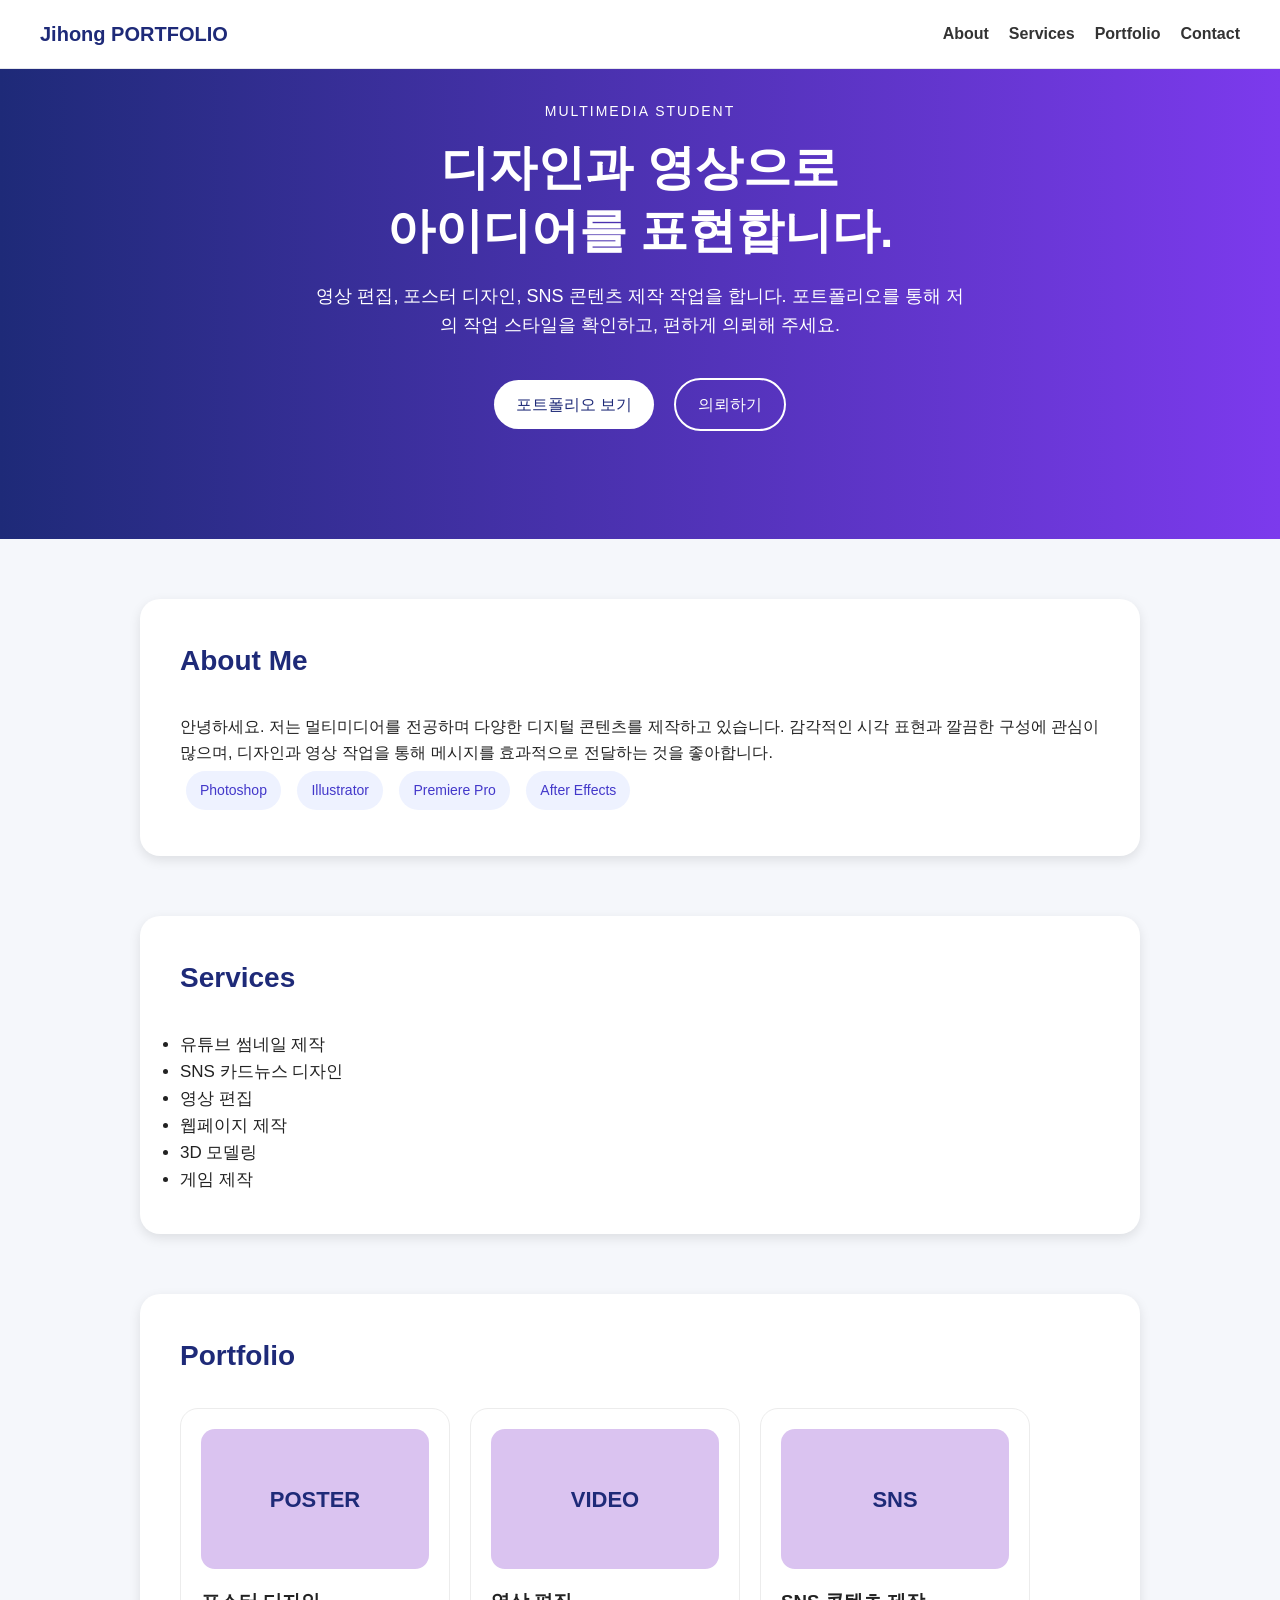
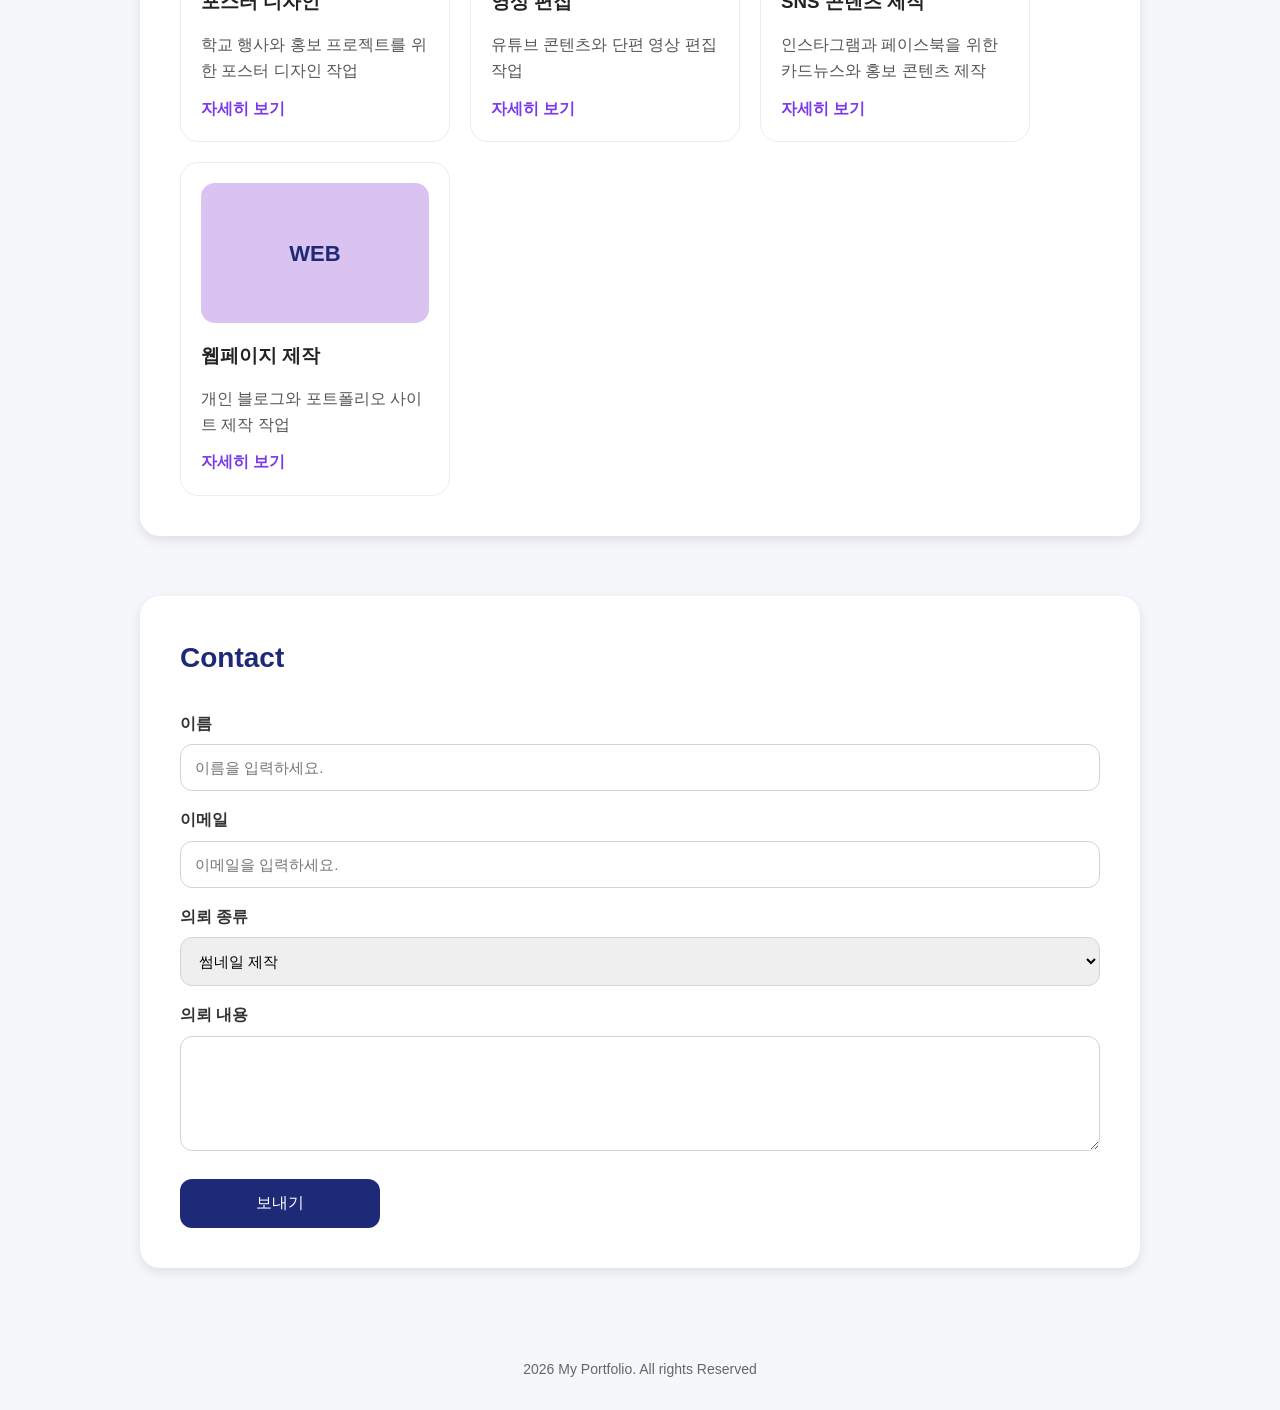
<file: index.html>
<!DOCTYPE html>
<html lang="en">
<head>
    <meta charset="UTF-8">
    <meta name="viewport" content="width=device-width, initial-scale=1.0">
    <title>Jihong Portfolio</title>
    <link rel="stylesheet" href="style.css">
</head>
<body>
    <nav>
    <div class="logo">Jihong PORTFOLIO</div>
    <ul>
        <li><a href="#about">About</a></li>
        <li><a href="#service">Services</a></li>
        <li><a href="#portfolio">Portfolio</a></li>
        <li><a href="#contact">Contact</a></li>
    </ul>
    </nav>
    <header class="hero">
        <div class="hero-text">
        <p class="small-title">MULTIMEDIA STUDENT</p>
        <h1>디자인과 영상으로<br>아이디어를 표현합니다.</h1>
        <p class="hero-description">영상 편집, 포스터 디자인, SNS 콘텐츠 제작 작업을 합니다. 포트폴리오를 통해 저의 작업 스타일을 확인하고, 편하게 의뢰해 주세요.</p>

        <div class="hero-buttons">
            <a href="#" class="btn first">포트폴리오 보기</a>
            <a href="#" class="btn second">의뢰하기</a>
        </div>
        </div>
    </header>
    <section id="about">
        <h2>About Me</h2>
        <p>안녕하세요. 저는 멀티미디어를 전공하며 다양한 디지털 콘텐츠를 제작하고 있습니다.
            감각적인 시각 표현과 깔끔한 구성에 관심이 많으며, 디자인과 영상 작업을 통해 메시지를 효과적으로 전달하는 것을 좋아합니다.
        </p>
        <div class="skills">
            <span>Photoshop</span>
            <span>Illustrator</span>
            <span>Premiere Pro</span>
            <span>After Effects</span>
        </div>
    </section>
    <section id="service">
        <h2>Services</h2>
        <ul>
            <li>유튜브 썸네일 제작</li>
            <li>SNS 카드뉴스 디자인</li>
            <li>영상 편집</li>
            <li>웹페이지 제작</li>
            <li>3D 모델링</li>
            <li>게임 제작</li>
        </ul>
    </section>
    <section id="portfolio">
        <h2>Portfolio</h2>
        <div class="portfolio-grid">
            <div class="card">
                <div class="card-image">POSTER</div>
                <h3>포스터 디자인</h3>
                <p>학교 행사와 홍보 프로젝트를 위한 포스터 디자인 작업</p>
                <a href="poster.html" target="_blank">자세히 보기</a>
            </div>
            <div class="card">
                <div class="card-image">VIDEO</div>
                <h3>영상 편집</h3>
                <p>유튜브 콘텐츠와 단편 영상 편집 작업</p>
                <a href="video.html" target="_blank">자세히 보기</a>
            </div>
            <div class="card">
                <div class="card-image">SNS</div>
                <h3>SNS 콘텐츠 제작</h3>
                <p>인스타그램과 페이스북을 위한 카드뉴스와 홍보 콘텐츠 제작</p>
                <a href="sns.html" target="_blank">자세히 보기</a>
            </div>
            <div class="card">
                <div class="card-image">WEB</div>
                <h3>웹페이지 제작</h3>
                <p>개인 블로그와 포트폴리오 사이트 제작 작업</p>
                <a href="web.html" target="_blank">자세히 보기</a>
            </div>
        </div>
    </section>
    <section id="contact">
        <h2>Contact</h2>
        <form class="contact-form">
            <label for="name">이름</label>
            <input type="text" name="name" placeholder="이름을 입력하세요.">

            <label for="email">이메일</label>
            <input type="email" name="email" placeholder="이메일을 입력하세요.">

            <label for="type">의뢰 종류</label>
            <select name="type">
                <option>썸네일 제작</option>
                <option>포스터 디자인</option>
                <option>영상 편집</option>
                <option>웹페이지 제작</option>
            </select>

            <label for="message">의뢰 내용</label>
            <textarea name="message" placeholder="의뢰할 내용을 입력하세요." rows="5">
            </textarea>

            <input type="submit" value="보내기">
        </form>
    </section>

    <footer>
        <p>2026 My Portfolio. All rights Reserved</p>
    </footer>
</body>
</html>
</file>
<file: style.css>
*{
    box-sizing: border-box;
    margin: 0;
    padding: 0;
    font-family: Arial, sans-serif;
}
body {
    background-color: #f5f7fb;
    color: #222;
    line-height: 1.6;
}
nav {
    background-color: #ffffff;
    border-bottom: 1px solid #e5e7eb;
    padding: 18px 40px;
    display: flex;
    justify-content: space-between;
    align-items: center;
    position: fixed;
    width: 100%;
    top: 0;
    left: 0;
    z-index: 1000;
}
nav ul {
    list-style: none;
    display: flex;
    gap: 20px;
}
nav ul li a {
    text-decoration: none;
    color: #333;
    font-weight: bold;
}
nav ul li a:hover {
    color: #7c3aed;
}
.logo {
    font-size: 20px;
    font-weight: bold;
    color: #1e2a78;
}
.hero {
    background: linear-gradient(to right, #1e2a78, #7c3aed);
    color: white;
    padding: 100px 20px;
    text-align: center;
    animation: fadeup 1s ease;
}
.small-title {
    font-size: 14px;
    letter-spacing: 2px;
    margin-bottom: 15px;
}
.hero h1 {
    font-size: 48px;
    margin-bottom: 20px;
    line-height: 1.3;
}
.hero-description {
    font-size: 18px;
    width: 650px;
    margin: 0 auto 30px auto;
}
.btn {
    display: inline-block;
    padding: 12px 22px;
    border-radius: 30px;
    text-decoration: none;
    margin: 8px;
}
.first {
    background-color: white;
    color: #1e2a78;
}
.first:hover {
    background-color: #f3f4f6;
}
.second {
    border: 2px solid white;
    color: white;
}
.second:hover {
    background-color: white;
    color: #1e2a78;
}
section {
    background-color: white;
    width: 1000px;
    margin: 60px auto;
    padding: 40px;
    border-radius: 20px;
    box-shadow: rgba(0, 0, 0, 0.1) 0px 4px 12px;
}
section h2 {
    font-size: 28px;
    margin-bottom: 30px;
    color: #1e2a78;
}
.skills span {
    display: inline-block;
    background-color: #eef2ff;
    padding: 8px 14px;
    border-radius: 20px;
    margin: 6px;
    font-size: 14px;
    color: #4338ca;
}
#service ul {
    font-size: 17px;
}
footer {
    text-align: center;
    padding: 30px 20px;
    color: #666;
    font-size: 14px;
}
.card {
    width: 270px;
    border: 1px solid #ececec;
    border-radius: 18px;
    padding: 20px;
    transition: box-shadow 0.3s, transform 0.3s;
}
.card:hover {
    transform: translate(0, -8px);
    box-shadow: 0 10px 24px rgba(0,0,0,0.12);
}
.card h3 {
    color: #222;
    margin-bottom: 15px;
}
.card p {
    color: #555;
    margin-bottom: 12px;
}
.card a {
    color: #7c3aed;
    text-decoration: none;
    font-weight: bold;
}
.card a:hover {
    text-decoration: underline;
}
.card-image {
    height: 140px;
    background-color: rgb(218, 195, 240);
    border-radius: 14px;
    font-size: 22px;
    font-weight: bold;
    color: #1e2a78;
    display: flex;
    justify-content: center;
    align-items: center;
    margin-bottom: 18px;
}
.portfolio-grid {
    display: flex;
    gap: 20px;
    flex-wrap: wrap;
}
.contact-form label{
    display: block;
    margin-top: 16px;
    margin-bottom: 8px;
    color: #333;
    font-weight: bold;
}
.contact-form input,
.contact-form select,
.contact-form textarea {
    width: 100%;
    padding: 14px;
    border: 1px solid #d1d5db;
    border-radius: 12px;
    font-size: 15px;
}
.contact-form input[type="submit"] {
    margin-top: 20px;
    background-color: #1e2a78;
    color: white;
    width: 200px;
    font-size: 16px;
    border: none;
    padding: 14px 24px;
    transition: background-color 0.3s, transform 0.3s;
}
.contact-form input[type="submit"]:hover {
    background-color: #7c3aed;
    transform: translate(0, -4px);
}
@keyframes fadeup {
    from{
        opacity: 0;
        transform: translate(0, 25px);
    }
    to {
        opacity: 1;
        transform: translate(0,0);
    }
}
</file>
